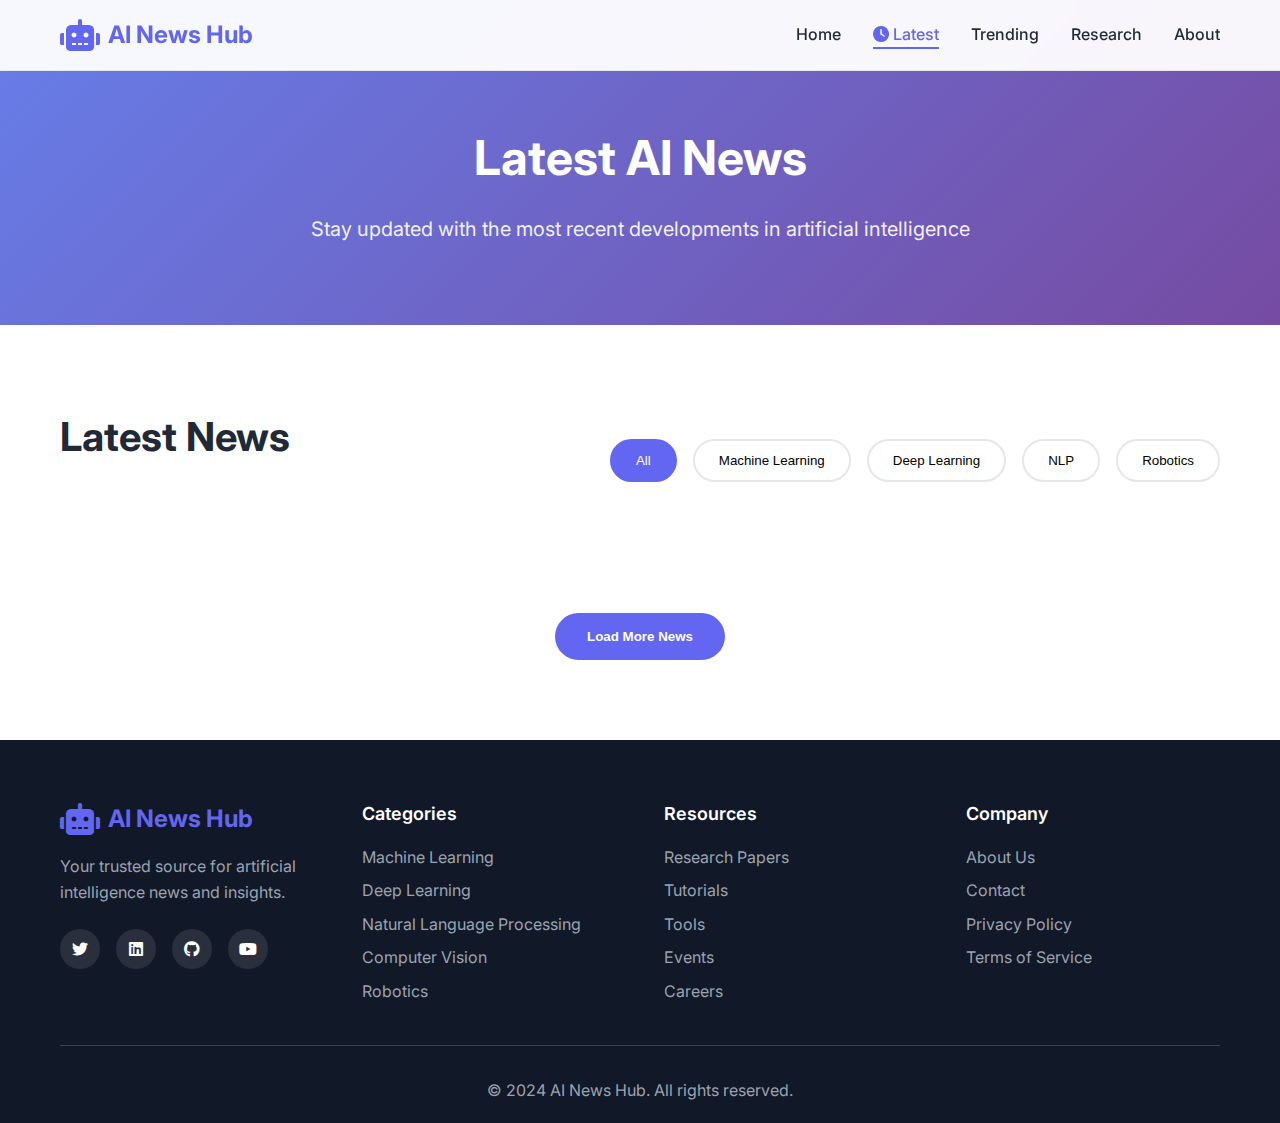
<file: latest.html>
<!DOCTYPE html>
<html lang="en">
<head>
    <meta charset="UTF-8">
    <meta name="viewport" content="width=device-width, initial-scale=1.0">
    <title>Latest News - AI News Hub</title>
    <link rel="stylesheet" href="styles.css">
    <link href="https://fonts.googleapis.com/css2?family=Inter:wght@300;400;500;600;700&display=swap" rel="stylesheet">
    <link rel="stylesheet" href="https://cdnjs.cloudflare.com/ajax/libs/font-awesome/6.0.0/css/all.min.css">
</head>
<body>
    <!-- Header -->
    <header class="header">
        <nav class="navbar">
            <div class="nav-container">
                <div class="nav-logo">
                    <i class="fas fa-robot"></i>
                    <span>AI News Hub</span>
                </div>
                <ul class="nav-menu">
                    <li><a href="home.html" class="nav-link">Home</a></li>
                    <li><a href="latest.html" class="nav-link active">
                        <i class="fa fa-clock"></i> Latest
                    </a></li>
                    <li><a href="trending.html" class="nav-link">Trending</a></li>
                    <li><a href="research.html" class="nav-link">Research</a></li>
                    <li><a href="about.html" class="nav-link">About</a></li>
                </ul>
                <div class="nav-toggle">
                    <span class="bar"></span>
                    <span class="bar"></span>
                    <span class="bar"></span>
                </div>
            </div>
        </nav>
    </header>

    <!-- Page Header -->
    <section class="page-header">
        <div class="container">
            <h1 class="page-title">Latest AI News</h1>
            <p class="page-subtitle">Stay updated with the most recent developments in artificial intelligence</p>
        </div>
    </section>

    <!-- Latest News -->
    <section class="latest-news">
        <div class="container">
            <div class="section-header">
                <h2 class="section-title">Latest News</h2>
                <div class="category-filters">
                    <button class="filter-btn active" data-category="all">All</button>
                    <button class="filter-btn" data-category="machine-learning">Machine Learning</button>
                    <button class="filter-btn" data-category="deep-learning">Deep Learning</button>
                    <button class="filter-btn" data-category="nlp">NLP</button>
                    <button class="filter-btn" data-category="robotics">Robotics</button>
                </div>
            </div>
            <div class="news-grid" id="newsGrid">
                <!-- News articles will be loaded here -->
            </div>
            <div class="load-more">
                <button id="loadMoreBtn" class="load-more-btn">Load More News</button>
            </div>
        </div>
    </section>

    <!-- Footer -->
    <footer class="footer">
        <div class="container">
            <div class="footer-content">
                <div class="footer-section">
                    <div class="footer-logo">
                        <i class="fas fa-robot"></i>
                        <span>AI News Hub</span>
                    </div>
                    <p>Your trusted source for artificial intelligence news and insights.</p>
                    <div class="social-links">
                        <a href="https://twitter.com" target="_blank"><i class="fab fa-twitter"></i></a>
                        <a href="https://linkedin.com" target="_blank"><i class="fab fa-linkedin"></i></a>
                        <a href="https://github.com" target="_blank"><i class="fab fa-github"></i></a>
                        <a href="https://youtube.com" target="_blank"><i class="fab fa-youtube"></i></a>
                    </div>
                </div>
                <div class="footer-section">
                    <h3>Categories</h3>
                    <ul>
                        <li><a href="https://example.com/machine-learning" target="_blank">Machine Learning</a></li>
                        <li><a href="https://example.com/deep-learning" target="_blank">Deep Learning</a></li>
                        <li><a href="https://example.com/nlp" target="_blank">Natural Language Processing</a></li>
                        <li><a href="https://example.com/computer-vision" target="_blank">Computer Vision</a></li>
                        <li><a href="https://example.com/robotics" target="_blank">Robotics</a></li>
                    </ul>
                </div>
                <div class="footer-section">
                    <h3>Resources</h3>
                    <ul>
                        <li><a href="#">Research Papers</a></li>
                        <li><a href="#">Tutorials</a></li>
                        <li><a href="#">Tools</a></li>
                        <li><a href="#">Events</a></li>
                        <li><a href="#">Careers</a></li>
                    </ul>
                </div>
                <div class="footer-section">
                    <h3>Company</h3>
                    <ul>
                        <li><a href="#">About Us</a></li>
                        <li><a href="#">Contact</a></li>
                        <li><a href="#">Privacy Policy</a></li>
                        <li><a href="#">Terms of Service</a></li>
                    </ul>
                </div>
            </div>
            <div class="footer-bottom">
                <p>&copy; 2024 AI News Hub. All rights reserved.</p>
            </div>
        </div>
    </footer>

    <script src="script.js"></script>
</body>
</html>
</file>
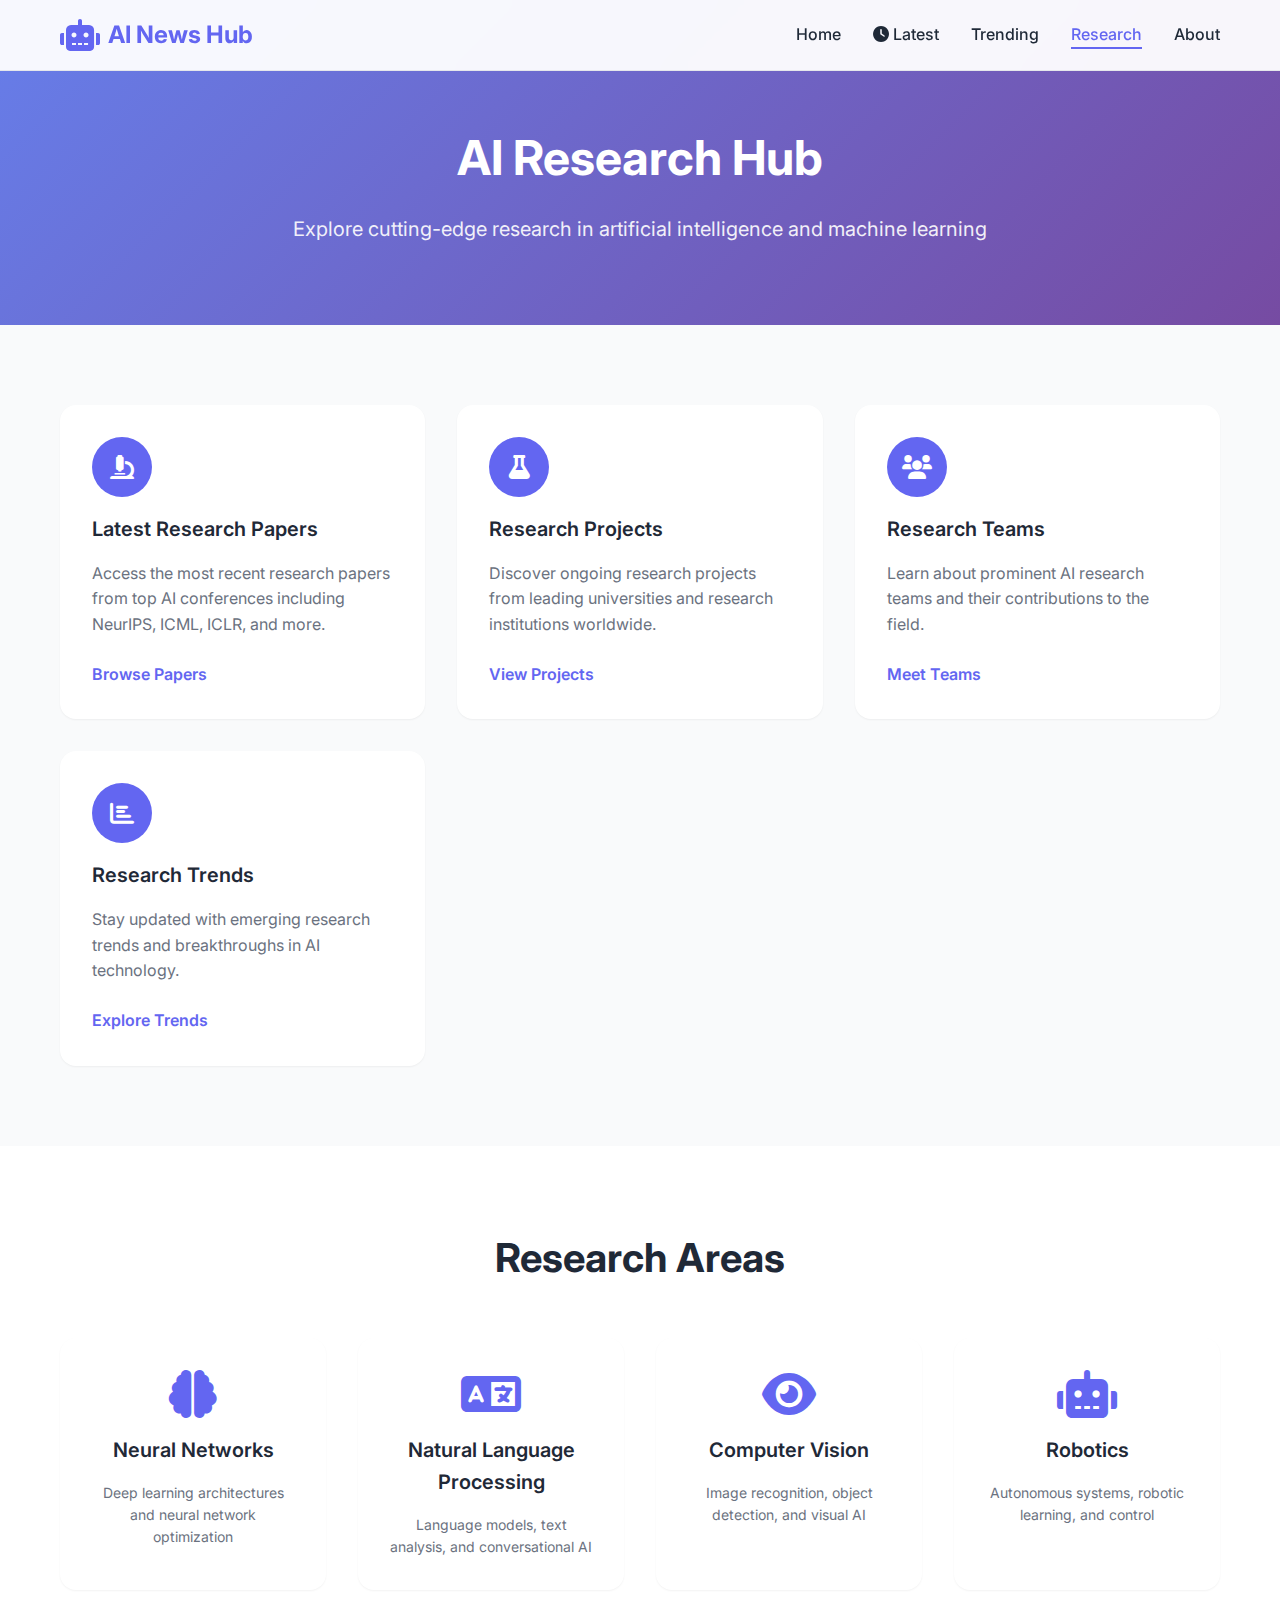
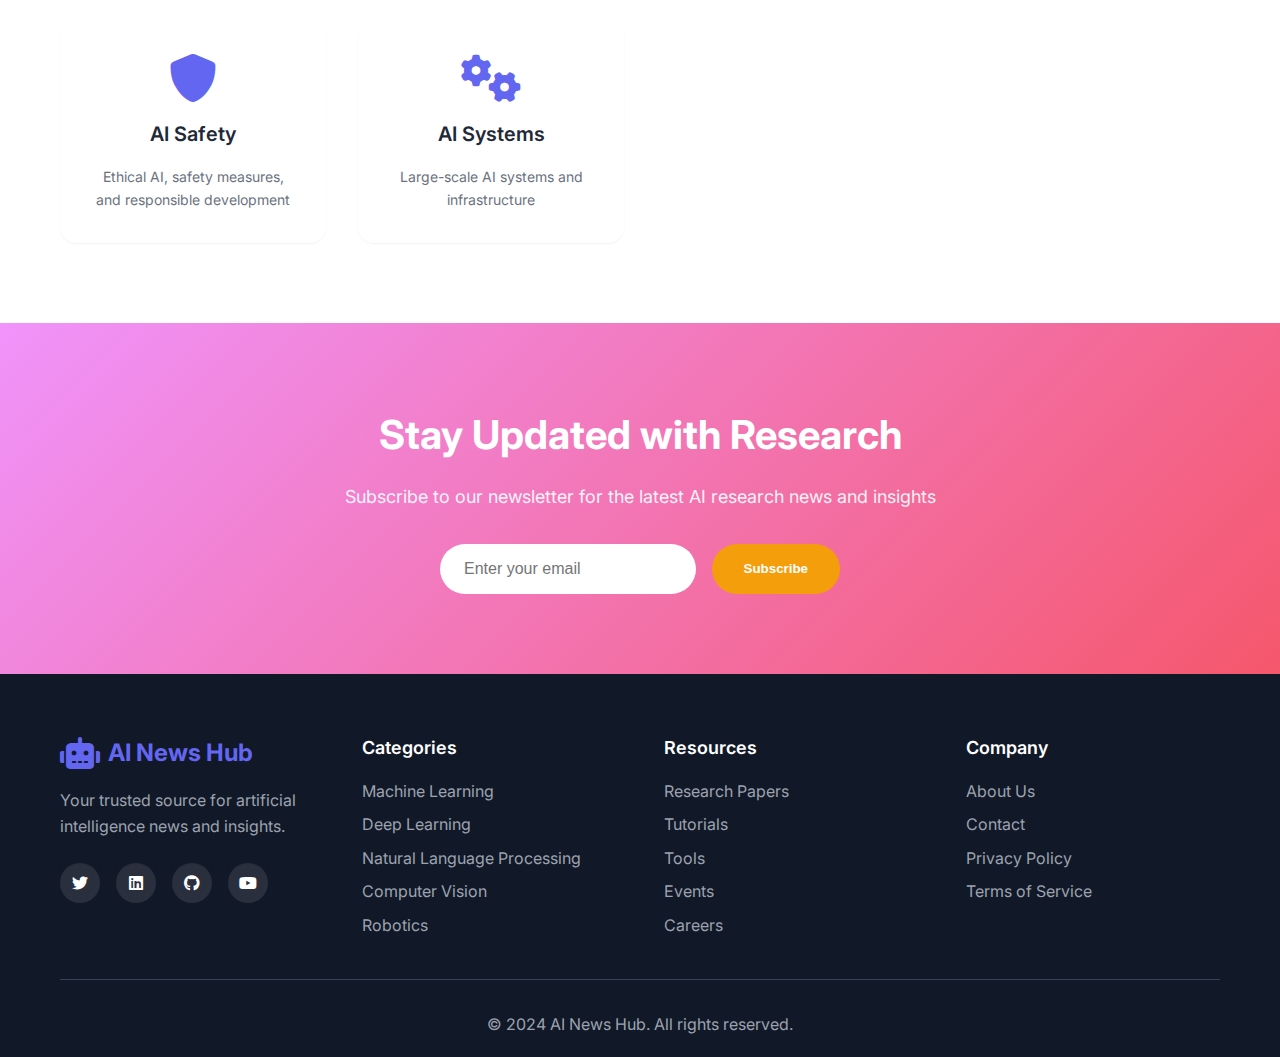
<file: research.html>
<!DOCTYPE html>
<html lang="en">
<head>
    <meta charset="UTF-8">
    <meta name="viewport" content="width=device-width, initial-scale=1.0">
    <title>Research - AI News Hub</title>
    <link rel="stylesheet" href="styles.css">
    <link href="https://fonts.googleapis.com/css2?family=Inter:wght@300;400;500;600;700&display=swap" rel="stylesheet">
    <link rel="stylesheet" href="https://cdnjs.cloudflare.com/ajax/libs/font-awesome/6.0.0/css/all.min.css">
</head>
<body>
    <!-- Header -->
    <header class="header">
        <nav class="navbar">
            <div class="nav-container">
                <div class="nav-logo">
                    <i class="fas fa-robot"></i>
                    <span>AI News Hub</span>
                </div>
                <ul class="nav-menu">
                    <li><a href="home.html" class="nav-link">Home</a></li>
                    <li><a href="latest.html" class="nav-link">
                        <i class="fa fa-clock"></i> Latest
                    </a></li>
                    <li><a href="trending.html" class="nav-link">Trending</a></li>
                    <li><a href="research.html" class="nav-link active">Research</a></li>
                    <li><a href="about.html" class="nav-link">About</a></li>
                </ul>
                <div class="nav-toggle">
                    <span class="bar"></span>
                    <span class="bar"></span>
                    <span class="bar"></span>
                </div>
            </div>
        </nav>
    </header>

    <!-- Page Header -->
    <section class="page-header">
        <div class="container">
            <h1 class="page-title">AI Research Hub</h1>
            <p class="page-subtitle">Explore cutting-edge research in artificial intelligence and machine learning</p>
        </div>
    </section>

    <!-- Research Content -->
    <section class="research-content">
        <div class="container">
            <div class="research-grid">
                <div class="research-card">
                    <div class="research-icon">
                        <i class="fas fa-microscope"></i>
                    </div>
                    <h3>Latest Research Papers</h3>
                    <p>Access the most recent research papers from top AI conferences including NeurIPS, ICML, ICLR, and more.</p>
                    <a href="#" class="research-link">Browse Papers</a>
                </div>
                
                <div class="research-card">
                    <div class="research-icon">
                        <i class="fas fa-flask"></i>
                    </div>
                    <h3>Research Projects</h3>
                    <p>Discover ongoing research projects from leading universities and research institutions worldwide.</p>
                    <a href="#" class="research-link">View Projects</a>
                </div>
                
                <div class="research-card">
                    <div class="research-icon">
                        <i class="fas fa-users"></i>
                    </div>
                    <h3>Research Teams</h3>
                    <p>Learn about prominent AI research teams and their contributions to the field.</p>
                    <a href="#" class="research-link">Meet Teams</a>
                </div>
                
                <div class="research-card">
                    <div class="research-icon">
                        <i class="fas fa-chart-bar"></i>
                    </div>
                    <h3>Research Trends</h3>
                    <p>Stay updated with emerging research trends and breakthroughs in AI technology.</p>
                    <a href="#" class="research-link">Explore Trends</a>
                </div>
            </div>
        </div>
    </section>

    <!-- Research Areas -->
    <section class="research-areas">
        <div class="container">
            <h2 class="section-title">Research Areas</h2>
            <div class="areas-grid">
                <div class="area-card">
                    <i class="fas fa-brain"></i>
                    <h3>Neural Networks</h3>
                    <p>Deep learning architectures and neural network optimization</p>
                </div>
                <div class="area-card">
                    <i class="fas fa-language"></i>
                    <h3>Natural Language Processing</h3>
                    <p>Language models, text analysis, and conversational AI</p>
                </div>
                <div class="area-card">
                    <i class="fas fa-eye"></i>
                    <h3>Computer Vision</h3>
                    <p>Image recognition, object detection, and visual AI</p>
                </div>
                <div class="area-card">
                    <i class="fas fa-robot"></i>
                    <h3>Robotics</h3>
                    <p>Autonomous systems, robotic learning, and control</p>
                </div>
                <div class="area-card">
                    <i class="fas fa-shield-alt"></i>
                    <h3>AI Safety</h3>
                    <p>Ethical AI, safety measures, and responsible development</p>
                </div>
                <div class="area-card">
                    <i class="fas fa-cogs"></i>
                    <h3>AI Systems</h3>
                    <p>Large-scale AI systems and infrastructure</p>
                </div>
            </div>
        </div>
    </section>

    <!-- Newsletter -->
    <section class="newsletter">
        <div class="container">
            <div class="newsletter-content">
                <h2>Stay Updated with Research</h2>
                <p>Subscribe to our newsletter for the latest AI research news and insights</p>
                <form class="newsletter-form" id="newsletterForm">
                    <input type="email" placeholder="Enter your email" required>
                    <button type="submit">Subscribe</button>
                </form>
            </div>
        </div>
    </section>

    <!-- Footer -->
    <footer class="footer">
        <div class="container">
            <div class="footer-content">
                <div class="footer-section">
                    <div class="footer-logo">
                        <i class="fas fa-robot"></i>
                        <span>AI News Hub</span>
                    </div>
                    <p>Your trusted source for artificial intelligence news and insights.</p>
                    <div class="social-links">
                        <a href="https://twitter.com" target="_blank"><i class="fab fa-twitter"></i></a>
                        <a href="https://linkedin.com" target="_blank"><i class="fab fa-linkedin"></i></a>
                        <a href="https://github.com" target="_blank"><i class="fab fa-github"></i></a>
                        <a href="https://youtube.com" target="_blank"><i class="fab fa-youtube"></i></a>
                    </div>
                </div>
                <div class="footer-section">
                    <h3>Categories</h3>
                    <ul>
                        <li><a href="https://example.com/machine-learning" target="_blank">Machine Learning</a></li>
                        <li><a href="https://example.com/deep-learning" target="_blank">Deep Learning</a></li>
                        <li><a href="https://example.com/nlp" target="_blank">Natural Language Processing</a></li>
                        <li><a href="https://example.com/computer-vision" target="_blank">Computer Vision</a></li>
                        <li><a href="https://example.com/robotics" target="_blank">Robotics</a></li>
                    </ul>
                </div>
                <div class="footer-section">
                    <h3>Resources</h3>
                    <ul>
                        <li><a href="#">Research Papers</a></li>
                        <li><a href="#">Tutorials</a></li>
                        <li><a href="#">Tools</a></li>
                        <li><a href="#">Events</a></li>
                        <li><a href="#">Careers</a></li>
                    </ul>
                </div>
                <div class="footer-section">
                    <h3>Company</h3>
                    <ul>
                        <li><a href="#">About Us</a></li>
                        <li><a href="#">Contact</a></li>
                        <li><a href="#">Privacy Policy</a></li>
                        <li><a href="#">Terms of Service</a></li>
                    </ul>
                </div>
            </div>
            <div class="footer-bottom">
                <p>&copy; 2024 AI News Hub. All rights reserved.</p>
            </div>
        </div>
    </footer>

    <script src="script.js"></script>
</body>
</html>
</file>
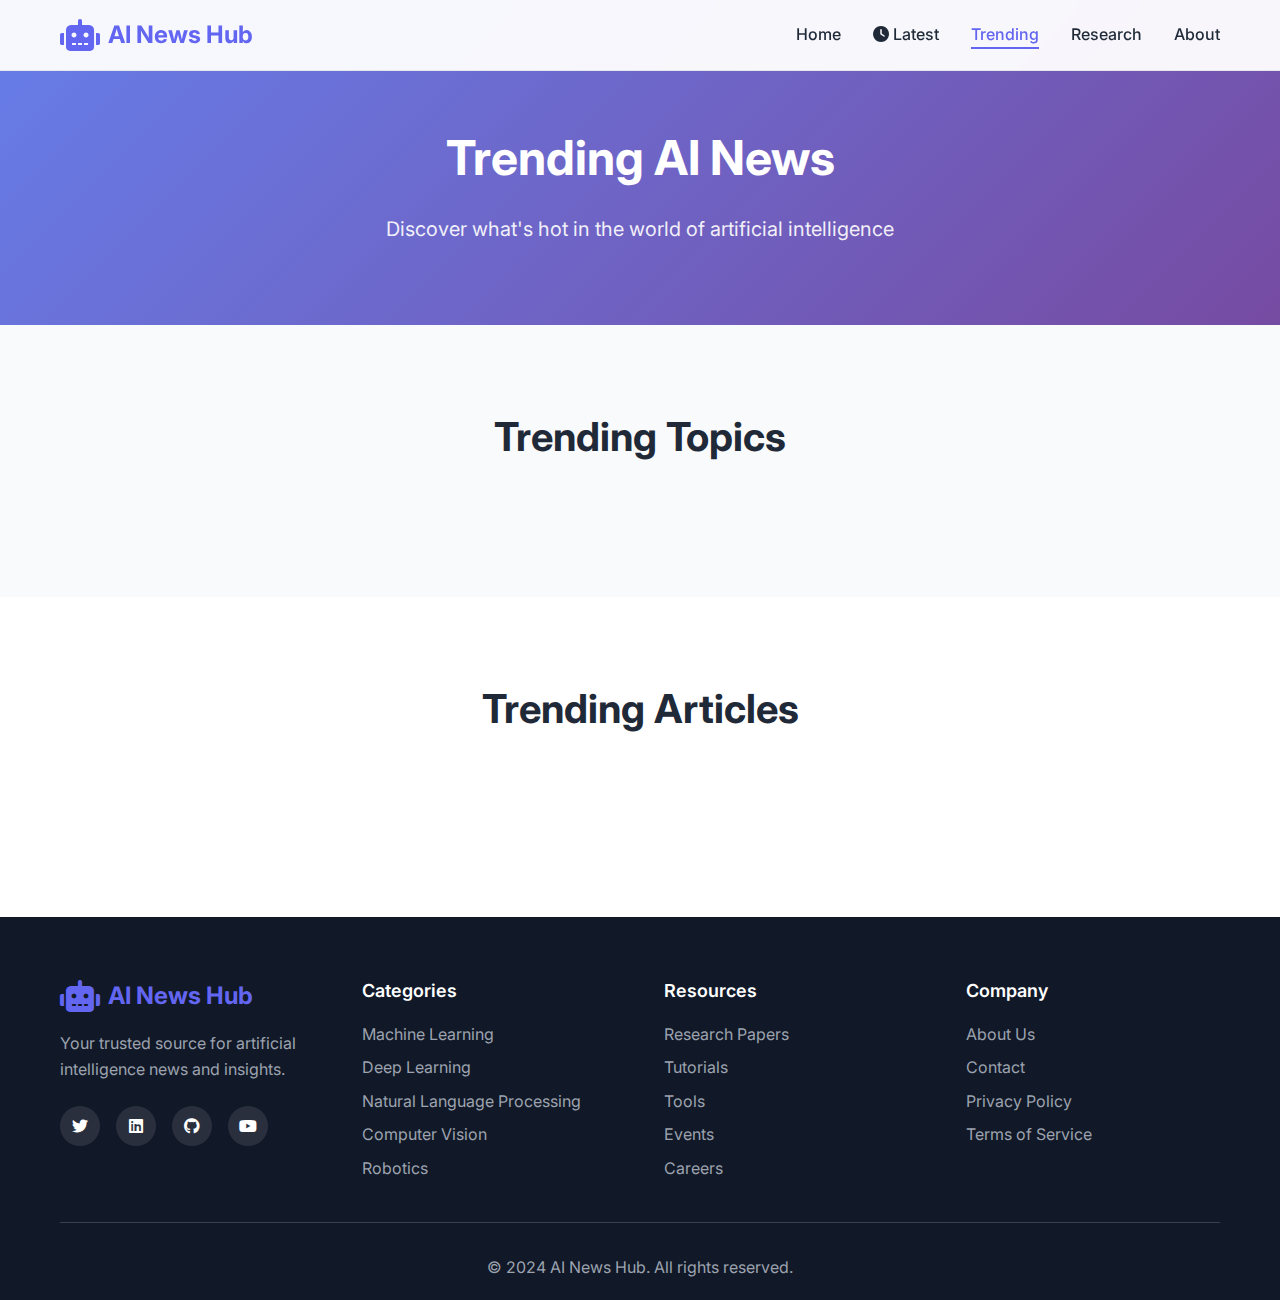
<file: trending.html>
<!DOCTYPE html>
<html lang="en">
<head>
    <meta charset="UTF-8">
    <meta name="viewport" content="width=device-width, initial-scale=1.0">
    <title>Trending - AI News Hub</title>
    <link rel="stylesheet" href="styles.css">
    <link href="https://fonts.googleapis.com/css2?family=Inter:wght@300;400;500;600;700&display=swap" rel="stylesheet">
    <link rel="stylesheet" href="https://cdnjs.cloudflare.com/ajax/libs/font-awesome/6.0.0/css/all.min.css">
</head>
<body>
    <!-- Header -->
    <header class="header">
        <nav class="navbar">
            <div class="nav-container">
                <div class="nav-logo">
                    <i class="fas fa-robot"></i>
                    <span>AI News Hub</span>
                </div>
                <ul class="nav-menu">
                    <li><a href="home.html" class="nav-link">Home</a></li>
                    <li><a href="latest.html" class="nav-link">
                        <i class="fa fa-clock"></i> Latest
                    </a></li>
                    <li><a href="trending.html" class="nav-link active">Trending</a></li>
                    <li><a href="research.html" class="nav-link">Research</a></li>
                    <li><a href="about.html" class="nav-link">About</a></li>
                </ul>
                <div class="nav-toggle">
                    <span class="bar"></span>
                    <span class="bar"></span>
                    <span class="bar"></span>
                </div>
            </div>
        </nav>
    </header>

    <!-- Page Header -->
    <section class="page-header">
        <div class="container">
            <h1 class="page-title">Trending AI News</h1>
            <p class="page-subtitle">Discover what's hot in the world of artificial intelligence</p>
        </div>
    </section>

    <!-- Trending Topics -->
    <section class="trending">
        <div class="container">
            <h2 class="section-title">Trending Topics</h2>
            <div class="trending-grid" id="trendingGrid">
                <!-- Trending topics will be loaded here -->
            </div>
        </div>
    </section>

    <!-- Trending News -->
    <section class="trending-news">
        <div class="container">
            <h2 class="section-title">Trending Articles</h2>
            <div class="news-grid" id="trendingNewsGrid">
                <!-- Trending news will be loaded here -->
            </div>
        </div>
    </section>

    <!-- Footer -->
    <footer class="footer">
        <div class="container">
            <div class="footer-content">
                <div class="footer-section">
                    <div class="footer-logo">
                        <i class="fas fa-robot"></i>
                        <span>AI News Hub</span>
                    </div>
                    <p>Your trusted source for artificial intelligence news and insights.</p>
                    <div class="social-links">
                        <a href="https://twitter.com" target="_blank"><i class="fab fa-twitter"></i></a>
                        <a href="https://linkedin.com" target="_blank"><i class="fab fa-linkedin"></i></a>
                        <a href="https://github.com" target="_blank"><i class="fab fa-github"></i></a>
                        <a href="https://youtube.com" target="_blank"><i class="fab fa-youtube"></i></a>
                    </div>
                </div>
                <div class="footer-section">
                    <h3>Categories</h3>
                    <ul>
                        <li><a href="https://example.com/machine-learning" target="_blank">Machine Learning</a></li>
                        <li><a href="https://example.com/deep-learning" target="_blank">Deep Learning</a></li>
                        <li><a href="https://example.com/nlp" target="_blank">Natural Language Processing</a></li>
                        <li><a href="https://example.com/computer-vision" target="_blank">Computer Vision</a></li>
                        <li><a href="https://example.com/robotics" target="_blank">Robotics</a></li>
                    </ul>
                </div>
                <div class="footer-section">
                    <h3>Resources</h3>
                    <ul>
                        <li><a href="#">Research Papers</a></li>
                        <li><a href="#">Tutorials</a></li>
                        <li><a href="#">Tools</a></li>
                        <li><a href="#">Events</a></li>
                        <li><a href="#">Careers</a></li>
                    </ul>
                </div>
                <div class="footer-section">
                    <h3>Company</h3>
                    <ul>
                        <li><a href="#">About Us</a></li>
                        <li><a href="#">Contact</a></li>
                        <li><a href="#">Privacy Policy</a></li>
                        <li><a href="#">Terms of Service</a></li>
                    </ul>
                </div>
            </div>
            <div class="footer-bottom">
                <p>&copy; 2024 AI News Hub. All rights reserved.</p>
            </div>
        </div>
    </footer>

    <script src="script.js"></script>
</body>
</html>
</file>
<file: styles.css>
/* Reset and Base Styles */
* {
    margin: 0;
    padding: 0;
    box-sizing: border-box;
}

:root {
    --primary-color: #6366f1;
    --primary-dark: #4f46e5;
    --secondary-color: #10b981;
    --accent-color: #f59e0b;
    --text-primary: #1f2937;
    --text-secondary: #6b7280;
    --text-light: #9ca3af;
    --bg-primary: #ffffff;
    --bg-secondary: #f9fafb;
    --bg-dark: #111827;
    --border-color: #e5e7eb;
    --shadow-sm: 0 1px 2px 0 rgba(0, 0, 0, 0.05);
    --shadow-md: 0 4px 6px -1px rgba(0, 0, 0, 0.1);
    --shadow-lg: 0 10px 15px -3px rgba(0, 0, 0, 0.1);
    --gradient-primary: linear-gradient(135deg, #667eea 0%, #764ba2 100%);
    --gradient-secondary: linear-gradient(135deg, #f093fb 0%, #f5576c 100%);
}

body {
    font-family: 'Inter', sans-serif;
    line-height: 1.6;
    color: var(--text-primary);
    background-color: var(--bg-primary);
}

.container {
    max-width: 1200px;
    margin: 0 auto;
    padding: 0 20px;
}

/* Header Styles */
.header {
    position: fixed;
    top: 0;
    width: 100%;
    background: rgba(255, 255, 255, 0.95);
    backdrop-filter: blur(10px);
    border-bottom: 1px solid var(--border-color);
    z-index: 1000;
    transition: all 0.3s ease;
}

.navbar {
    padding: 1rem 0;
}

.nav-container {
    max-width: 1200px;
    margin: 0 auto;
    padding: 0 20px;
    display: flex;
    justify-content: space-between;
    align-items: center;
}

.nav-logo {
    display: flex;
    align-items: center;
    gap: 0.5rem;
    font-size: 1.5rem;
    font-weight: 700;
    color: var(--primary-color);
}

.nav-logo i {
    font-size: 2rem;
}

.nav-menu {
    display: flex;
    list-style: none;
    gap: 2rem;
}

.nav-link {
    text-decoration: none;
    color: var(--text-primary);
    font-weight: 500;
    transition: color 0.3s ease;
    position: relative;
}

.nav-link:hover,
.nav-link.active {
    color: var(--primary-color);
}

.nav-link::after {
    content: '';
    position: absolute;
    bottom: -5px;
    left: 0;
    width: 0;
    height: 2px;
    background: var(--primary-color);
    transition: width 0.3s ease;
}

.nav-link:hover::after,
.nav-link.active::after {
    width: 100%;
}

.nav-toggle {
    display: none;
    flex-direction: column;
    cursor: pointer;
}

.bar {
    width: 25px;
    height: 3px;
    background: var(--text-primary);
    margin: 3px 0;
    transition: 0.3s;
}

/* Hero Section */
.hero {
    padding: 120px 0 80px;
    background: var(--gradient-primary);
    color: white;
    position: relative;
    overflow: hidden;
}

.hero::before {
    content: '';
    position: absolute;
    top: 0;
    left: 0;
    right: 0;
    bottom: 0;
    background: url('data:image/svg+xml,<svg xmlns="http://www.w3.org/2000/svg" viewBox="0 0 100 100"><defs><pattern id="grid" width="10" height="10" patternUnits="userSpaceOnUse"><path d="M 10 0 L 0 0 0 10" fill="none" stroke="rgba(255,255,255,0.1)" stroke-width="0.5"/></pattern></defs><rect width="100" height="100" fill="url(%23grid)"/></svg>');
    opacity: 0.3;
}

.hero-container {
    max-width: 1200px;
    margin: 0 auto;
    padding: 0 20px;
    display: grid;
    grid-template-columns: 1fr 1fr;
    gap: 4rem;
    align-items: center;
    position: relative;
    z-index: 1;
}

.hero-title {
    font-size: 3.5rem;
    font-weight: 700;
    margin-bottom: 1.5rem;
    line-height: 1.2;
}

.highlight {
    background: linear-gradient(45deg, #fbbf24, #f59e0b);
    -webkit-background-clip: text;
    -webkit-text-fill-color: transparent;
    background-clip: text;
}

.hero-subtitle {
    font-size: 1.25rem;
    margin-bottom: 2rem;
    opacity: 0.9;
}

.hero-search {
    display: flex;
    max-width: 400px;
    background: rgba(255, 255, 255, 0.1);
    border-radius: 50px;
    padding: 0.5rem;
    backdrop-filter: blur(10px);
}

.hero-search input {
    flex: 1;
    background: transparent;
    border: none;
    padding: 1rem 1.5rem;
    color: white;
    font-size: 1rem;
    outline: none;
}

.hero-search input::placeholder {
    color: rgba(255, 255, 255, 0.7);
}

.hero-search button {
    background: var(--accent-color);
    border: none;
    padding: 1rem 1.5rem;
    border-radius: 50px;
    color: white;
    cursor: pointer;
    transition: all 0.3s ease;
}

.hero-search button:hover {
    background: #d97706;
    transform: translateY(-2px);
}

.hero-image {
    display: flex;
    justify-content: center;
    align-items: center;
}

.ai-animation {
    width: 300px;
    height: 300px;
    position: relative;
}

.neural-network {
    width: 100%;
    height: 100%;
    border: 2px solid rgba(255, 255, 255, 0.3);
    border-radius: 50%;
    position: relative;
    animation: rotate 20s linear infinite;
}

.neural-network::before,
.neural-network::after {
    content: '';
    position: absolute;
    width: 80%;
    height: 80%;
    border: 2px solid rgba(255, 255, 255, 0.2);
    border-radius: 50%;
    top: 10%;
    left: 10%;
    animation: rotate 15s linear infinite reverse;
}

.neural-network::after {
    width: 60%;
    height: 60%;
    top: 20%;
    left: 20%;
    animation: rotate 10s linear infinite;
}

@keyframes rotate {
    from { transform: rotate(0deg); }
    to { transform: rotate(360deg); }
}

/* Section Styles */
.section-title {
    font-size: 2.5rem;
    font-weight: 700;
    text-align: center;
    margin-bottom: 3rem;
    color: var(--text-primary);
}

.section-header {
    display: flex;
    justify-content: space-between;
    align-items: center;
    margin-bottom: 3rem;
    flex-wrap: wrap;
    gap: 1rem;
}

/* Featured News */
.featured-news {
    padding: 80px 0;
    background: var(--bg-secondary);
}

.featured-grid {
    display: grid;
    grid-template-columns: repeat(auto-fit, minmax(350px, 1fr));
    gap: 2rem;
}

.featured-card {
    background: white;
    border-radius: 16px;
    overflow: hidden;
    box-shadow: var(--shadow-md);
    transition: all 0.3s ease;
    cursor: pointer;
}

.featured-card:hover {
    transform: translateY(-8px);
    box-shadow: var(--shadow-lg);
}

.featured-card img {
    width: 100%;
    height: 200px;
    object-fit: cover;
}

.featured-card-content {
    padding: 1.5rem;
}

.featured-card-category {
    color: var(--primary-color);
    font-size: 0.875rem;
    font-weight: 600;
    text-transform: uppercase;
    letter-spacing: 0.5px;
    margin-bottom: 0.5rem;
}

.featured-card-title {
    font-size: 1.25rem;
    font-weight: 600;
    margin-bottom: 1rem;
    line-height: 1.4;
}

.featured-card-excerpt {
    color: var(--text-secondary);
    margin-bottom: 1rem;
    line-height: 1.6;
}

.featured-card-meta {
    display: flex;
    justify-content: space-between;
    align-items: center;
    font-size: 0.875rem;
    color: var(--text-light);
}

/* Latest News */
.latest-news {
    padding: 80px 0;
}

.category-filters {
    display: flex;
    gap: 1rem;
    flex-wrap: wrap;
}

.filter-btn {
    padding: 0.75rem 1.5rem;
    border: 2px solid var(--border-color);
    background: white;
    border-radius: 50px;
    cursor: pointer;
    transition: all 0.3s ease;
    font-weight: 500;
}

.filter-btn:hover,
.filter-btn.active {
    background: var(--primary-color);
    color: white;
    border-color: var(--primary-color);
}

.news-grid {
    display: grid;
    grid-template-columns: repeat(auto-fill, minmax(300px, 1fr));
    gap: 2rem;
    margin-bottom: 3rem;
}

.news-card {
    background: white;
    border-radius: 12px;
    overflow: hidden;
    box-shadow: var(--shadow-sm);
    transition: all 0.3s ease;
    cursor: pointer;
}

.news-card:hover {
    transform: translateY(-4px);
    box-shadow: var(--shadow-md);
}

.news-card img {
    width: 100%;
    height: 180px;
    object-fit: cover;
}

.news-card-content {
    padding: 1.5rem;
}

.news-card-category {
    color: var(--primary-color);
    font-size: 0.75rem;
    font-weight: 600;
    text-transform: uppercase;
    letter-spacing: 0.5px;
    margin-bottom: 0.5rem;
}

.news-card-title {
    font-size: 1.125rem;
    font-weight: 600;
    margin-bottom: 0.75rem;
    line-height: 1.4;
}

.news-card-excerpt {
    color: var(--text-secondary);
    font-size: 0.875rem;
    line-height: 1.6;
    margin-bottom: 1rem;
}

.news-card-meta {
    display: flex;
    justify-content: space-between;
    align-items: center;
    font-size: 0.75rem;
    color: var(--text-light);
}

.load-more {
    text-align: center;
}

.load-more-btn {
    background: var(--primary-color);
    color: white;
    border: none;
    padding: 1rem 2rem;
    border-radius: 50px;
    font-weight: 600;
    cursor: pointer;
    transition: all 0.3s ease;
}

.load-more-btn:hover {
    background: var(--primary-dark);
    transform: translateY(-2px);
}

/* Trending Section */
.trending {
    padding: 80px 0;
    background: var(--bg-secondary);
}

.trending-grid {
    display: grid;
    grid-template-columns: repeat(auto-fit, minmax(250px, 1fr));
    gap: 2rem;
}

.trending-card {
    background: white;
    padding: 2rem;
    border-radius: 16px;
    text-align: center;
    box-shadow: var(--shadow-sm);
    transition: all 0.3s ease;
    cursor: pointer;
}

.trending-card:hover {
    transform: translateY(-4px);
    box-shadow: var(--shadow-md);
}

.trending-card i {
    font-size: 3rem;
    color: var(--primary-color);
    margin-bottom: 1rem;
}

.trending-card h3 {
    font-size: 1.25rem;
    font-weight: 600;
    margin-bottom: 0.5rem;
}

.trending-card p {
    color: var(--text-secondary);
    font-size: 0.875rem;
}

/* Newsletter */
.newsletter {
    padding: 80px 0;
    background: var(--gradient-secondary);
    color: white;
}

.newsletter-content {
    text-align: center;
    max-width: 600px;
    margin: 0 auto;
}

.newsletter-content h2 {
    font-size: 2.5rem;
    font-weight: 700;
    margin-bottom: 1rem;
}

.newsletter-content p {
    font-size: 1.125rem;
    margin-bottom: 2rem;
    opacity: 0.9;
}

.newsletter-form {
    display: flex;
    gap: 1rem;
    max-width: 400px;
    margin: 0 auto;
}

.newsletter-form input {
    flex: 1;
    padding: 1rem 1.5rem;
    border: none;
    border-radius: 50px;
    font-size: 1rem;
    outline: none;
}

.newsletter-form button {
    background: var(--accent-color);
    color: white;
    border: none;
    padding: 1rem 2rem;
    border-radius: 50px;
    font-weight: 600;
    cursor: pointer;
    transition: all 0.3s ease;
}

.newsletter-form button:hover {
    background: #d97706;
    transform: translateY(-2px);
}

/* Footer */
.footer {
    background: var(--bg-dark);
    color: white;
    padding: 60px 0 20px;
}

.footer-content {
    display: grid;
    grid-template-columns: repeat(auto-fit, minmax(250px, 1fr));
    gap: 3rem;
    margin-bottom: 2rem;
}

.footer-logo {
    display: flex;
    align-items: center;
    gap: 0.5rem;
    font-size: 1.5rem;
    font-weight: 700;
    color: var(--primary-color);
    margin-bottom: 1rem;
}

.footer-logo i {
    font-size: 2rem;
}

.footer-section p {
    color: #9ca3af;
    margin-bottom: 1.5rem;
    line-height: 1.6;
}

.social-links {
    display: flex;
    gap: 1rem;
}

.social-links a {
    display: flex;
    align-items: center;
    justify-content: center;
    width: 40px;
    height: 40px;
    background: rgba(255, 255, 255, 0.1);
    border-radius: 50%;
    color: white;
    text-decoration: none;
    transition: all 0.3s ease;
}

.social-links a:hover {
    background: var(--primary-color);
    transform: translateY(-2px);
}

.footer-section h3 {
    font-size: 1.125rem;
    font-weight: 600;
    margin-bottom: 1rem;
}

.footer-section ul {
    list-style: none;
}

.footer-section ul li {
    margin-bottom: 0.5rem;
}

.footer-section ul li a {
    color: #9ca3af;
    text-decoration: none;
    transition: color 0.3s ease;
}

.footer-section ul li a:hover {
    color: white;
}

.footer-bottom {
    text-align: center;
    padding-top: 2rem;
    border-top: 1px solid #374151;
    color: #9ca3af;
}

/* Loading Spinner */
.loading-spinner {
    position: fixed;
    top: 0;
    left: 0;
    width: 100%;
    height: 100%;
    background: rgba(255, 255, 255, 0.9);
    display: none;
    justify-content: center;
    align-items: center;
    z-index: 9999;
}

.spinner {
    width: 50px;
    height: 50px;
    border: 4px solid #f3f3f3;
    border-top: 4px solid var(--primary-color);
    border-radius: 50%;
    animation: spin 1s linear infinite;
}

@keyframes spin {
    0% { transform: rotate(0deg); }
    100% { transform: rotate(360deg); }
}

/* Responsive Design */
@media (max-width: 768px) {
    .nav-menu {
        position: fixed;
        left: -100%;
        top: 70px;
        flex-direction: column;
        background-color: white;
        width: 100%;
        text-align: center;
        transition: 0.3s;
        box-shadow: var(--shadow-md);
        padding: 2rem 0;
    }

    .nav-menu.active {
        left: 0;
    }

    .nav-toggle {
        display: flex;
    }

    .nav-toggle.active .bar:nth-child(2) {
        opacity: 0;
    }

    .nav-toggle.active .bar:nth-child(1) {
        transform: translateY(8px) rotate(45deg);
    }

    .nav-toggle.active .bar:nth-child(3) {
        transform: translateY(-8px) rotate(-45deg);
    }

    .hero-container {
        grid-template-columns: 1fr;
        text-align: center;
        gap: 2rem;
    }

    .hero-title {
        font-size: 2.5rem;
    }

    .section-header {
        flex-direction: column;
        align-items: stretch;
    }

    .category-filters {
        justify-content: center;
    }

    .newsletter-form {
        flex-direction: column;
    }

    .footer-content {
        grid-template-columns: 1fr;
        text-align: center;
    }
}

@media (max-width: 480px) {
    .hero-title {
        font-size: 2rem;
    }

    .section-title {
        font-size: 2rem;
    }

    .featured-grid,
    .news-grid {
        grid-template-columns: 1fr;
    }

    .trending-grid {
        grid-template-columns: repeat(auto-fit, minmax(200px, 1fr));
    }
}

/* Page Header */
.page-header {
    padding: 120px 0 80px;
    background: var(--gradient-primary);
    color: white;
    text-align: center;
}

.page-title {
    font-size: 3rem;
    font-weight: 700;
    margin-bottom: 1rem;
}

.page-subtitle {
    font-size: 1.25rem;
    opacity: 0.9;
}

/* Main Content */
.main-content {
    padding: 80px 0;
}

.content-grid {
    display: grid;
    grid-template-columns: repeat(auto-fit, minmax(300px, 1fr));
    gap: 2rem;
}

.content-card {
    background: white;
    padding: 2rem;
    border-radius: 16px;
    text-align: center;
    box-shadow: var(--shadow-sm);
    transition: all 0.3s ease;
}

.content-card:hover {
    transform: translateY(-4px);
    box-shadow: var(--shadow-md);
}

.content-card i {
    font-size: 3rem;
    color: var(--primary-color);
    margin-bottom: 1rem;
}

.content-card h3 {
    font-size: 1.25rem;
    font-weight: 600;
    margin-bottom: 1rem;
}

.content-card p {
    color: var(--text-secondary);
    line-height: 1.6;
}

/* Research Content */
.research-content {
    padding: 80px 0;
    background: var(--bg-secondary);
}

.research-grid {
    display: grid;
    grid-template-columns: repeat(auto-fit, minmax(300px, 1fr));
    gap: 2rem;
}

.research-card {
    background: white;
    padding: 2rem;
    border-radius: 16px;
    box-shadow: var(--shadow-sm);
    transition: all 0.3s ease;
}

.research-card:hover {
    transform: translateY(-4px);
    box-shadow: var(--shadow-md);
}

.research-icon {
    width: 60px;
    height: 60px;
    background: var(--primary-color);
    border-radius: 50%;
    display: flex;
    align-items: center;
    justify-content: center;
    margin-bottom: 1rem;
}

.research-icon i {
    font-size: 1.5rem;
    color: white;
}

.research-card h3 {
    font-size: 1.25rem;
    font-weight: 600;
    margin-bottom: 1rem;
}

.research-card p {
    color: var(--text-secondary);
    margin-bottom: 1.5rem;
    line-height: 1.6;
}

.research-link {
    color: var(--primary-color);
    text-decoration: none;
    font-weight: 600;
    transition: color 0.3s ease;
}

.research-link:hover {
    color: var(--primary-dark);
}

/* Research Areas */
.research-areas {
    padding: 80px 0;
}

.areas-grid {
    display: grid;
    grid-template-columns: repeat(auto-fit, minmax(250px, 1fr));
    gap: 2rem;
}

.area-card {
    background: white;
    padding: 2rem;
    border-radius: 16px;
    text-align: center;
    box-shadow: var(--shadow-sm);
    transition: all 0.3s ease;
}

.area-card:hover {
    transform: translateY(-4px);
    box-shadow: var(--shadow-md);
}

.area-card i {
    font-size: 3rem;
    color: var(--primary-color);
    margin-bottom: 1rem;
}

.area-card h3 {
    font-size: 1.25rem;
    font-weight: 600;
    margin-bottom: 1rem;
}

.area-card p {
    color: var(--text-secondary);
    font-size: 0.875rem;
}

/* About Content */
.about-content {
    padding: 80px 0;
}

.about-grid {
    display: grid;
    grid-template-columns: 1fr 1fr;
    gap: 4rem;
    align-items: center;
}

.about-text h2 {
    font-size: 2rem;
    font-weight: 700;
    margin-bottom: 1.5rem;
    color: var(--text-primary);
}

.about-text h3 {
    font-size: 1.25rem;
    font-weight: 600;
    margin: 2rem 0 1rem;
    color: var(--text-primary);
}

.about-text p {
    color: var(--text-secondary);
    line-height: 1.8;
    margin-bottom: 1rem;
}

.about-text ul {
    list-style: none;
    padding: 0;
}

.about-text ul li {
    padding: 0.5rem 0;
    color: var(--text-secondary);
    line-height: 1.6;
}

.about-image img {
    width: 100%;
    border-radius: 16px;
    box-shadow: var(--shadow-md);
}

/* Team Section */
.team-section {
    padding: 80px 0;
    background: var(--bg-secondary);
}

.team-grid {
    display: grid;
    grid-template-columns: repeat(auto-fit, minmax(250px, 1fr));
    gap: 2rem;
}

.team-member {
    background: white;
    padding: 2rem;
    border-radius: 16px;
    text-align: center;
    box-shadow: var(--shadow-sm);
    transition: all 0.3s ease;
}

.team-member:hover {
    transform: translateY(-4px);
    box-shadow: var(--shadow-md);
}

.member-image {
    width: 120px;
    height: 120px;
    border-radius: 50%;
    overflow: hidden;
    margin: 0 auto 1rem;
}

.member-image img {
    width: 100%;
    height: 100%;
    object-fit: cover;
}

.team-member h3 {
    font-size: 1.25rem;
    font-weight: 600;
    margin-bottom: 0.5rem;
}

.member-role {
    color: var(--primary-color);
    font-weight: 600;
    margin-bottom: 1rem;
}

.member-bio {
    color: var(--text-secondary);
    font-size: 0.875rem;
    line-height: 1.6;
    margin-bottom: 1rem;
}

.member-social {
    display: flex;
    justify-content: center;
    gap: 1rem;
}

.member-social a {
    width: 40px;
    height: 40px;
    background: var(--bg-secondary);
    border-radius: 50%;
    display: flex;
    align-items: center;
    justify-content: center;
    color: var(--text-secondary);
    text-decoration: none;
    transition: all 0.3s ease;
}

.member-social a:hover {
    background: var(--primary-color);
    color: white;
    transform: translateY(-2px);
}

/* Stats Section */
.stats-section {
    padding: 80px 0;
    background: var(--gradient-secondary);
    color: white;
}

.stats-grid {
    display: grid;
    grid-template-columns: repeat(auto-fit, minmax(200px, 1fr));
    gap: 2rem;
    text-align: center;
}

.stat-number {
    font-size: 3rem;
    font-weight: 700;
    margin-bottom: 0.5rem;
}

.stat-label {
    font-size: 1.125rem;
    opacity: 0.9;
}

/* Contact Section */
.contact-section {
    padding: 80px 0;
}

.contact-grid {
    display: grid;
    grid-template-columns: 1fr 1fr;
    gap: 4rem;
}

.contact-info h3 {
    font-size: 1.5rem;
    font-weight: 600;
    margin-bottom: 2rem;
    color: var(--text-primary);
}

.contact-item {
    display: flex;
    align-items: center;
    gap: 1rem;
    margin-bottom: 1.5rem;
}

.contact-item i {
    width: 40px;
    height: 40px;
    background: var(--primary-color);
    border-radius: 50%;
    display: flex;
    align-items: center;
    justify-content: center;
    color: white;
}

.contact-form form {
    display: flex;
    flex-direction: column;
    gap: 1rem;
}

.contact-form input,
.contact-form textarea {
    padding: 1rem;
    border: 2px solid var(--border-color);
    border-radius: 8px;
    font-size: 1rem;
    transition: border-color 0.3s ease;
}

.contact-form input:focus,
.contact-form textarea:focus {
    outline: none;
    border-color: var(--primary-color);
}

.contact-form button {
    background: var(--primary-color);
    color: white;
    border: none;
    padding: 1rem 2rem;
    border-radius: 8px;
    font-weight: 600;
    cursor: pointer;
    transition: all 0.3s ease;
}

.contact-form button:hover {
    background: var(--primary-dark);
    transform: translateY(-2px);
}

/* Trending News */
.trending-news {
    padding: 80px 0;
}

/* Responsive Design for New Sections */
@media (max-width: 768px) {
    .page-title {
        font-size: 2.5rem;
    }
    
    .about-grid,
    .contact-grid {
        grid-template-columns: 1fr;
        gap: 2rem;
    }
    
    .stats-grid {
        grid-template-columns: repeat(2, 1fr);
    }
    
    .team-grid {
        grid-template-columns: repeat(auto-fit, minmax(200px, 1fr));
    }
}

@media (max-width: 480px) {
    .page-title {
        font-size: 2rem;
    }
    
    .stats-grid {
        grid-template-columns: 1fr;
    }
    
    .team-grid {
        grid-template-columns: 1fr;
    }
}

/* Utility Classes */
.hidden {
    display: none;
}

.fade-in {
    animation: fadeIn 0.6s ease-in;
}

@keyframes fadeIn {
    from { opacity: 0; transform: translateY(20px); }
    to { opacity: 1; transform: translateY(0); }
}

.slide-in {
    animation: slideIn 0.6s ease-out;
}

@keyframes slideIn {
    from { transform: translateX(-100%); }
    to { transform: translateX(0); }
}
</file>
